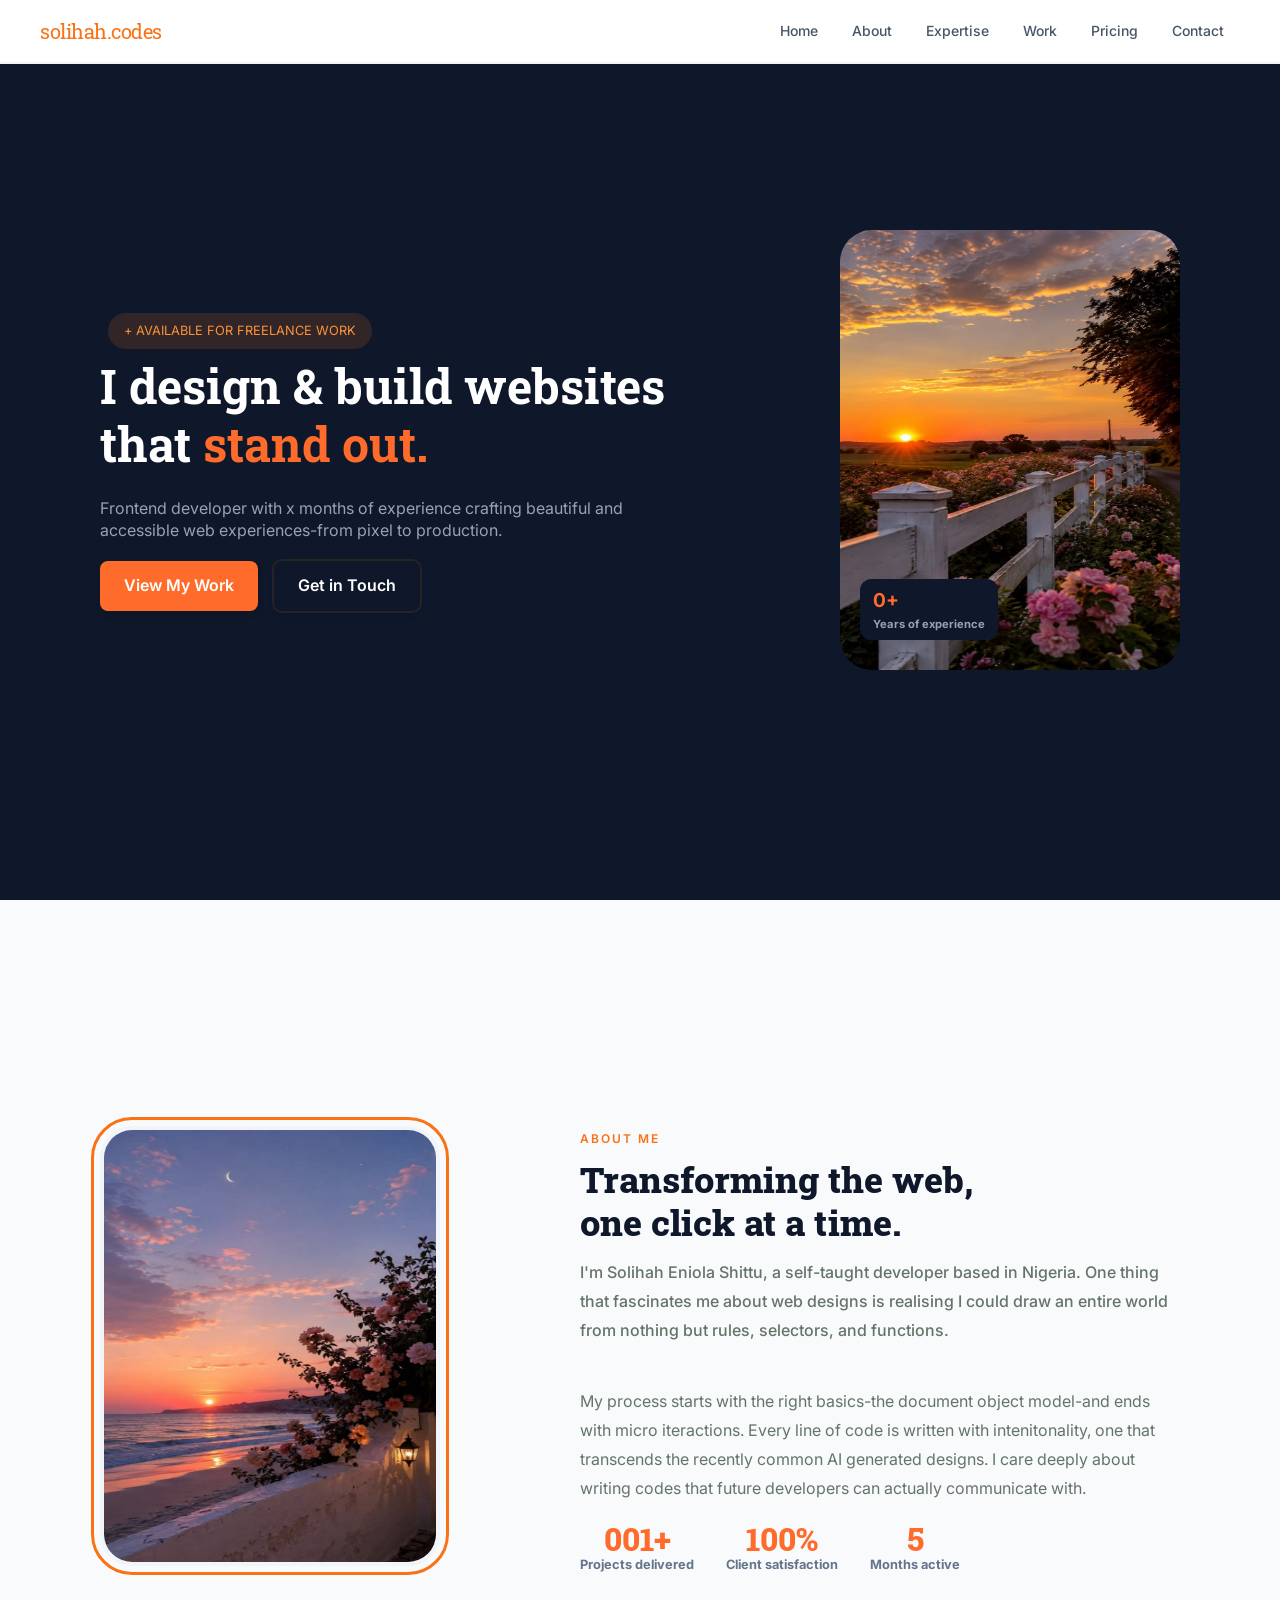
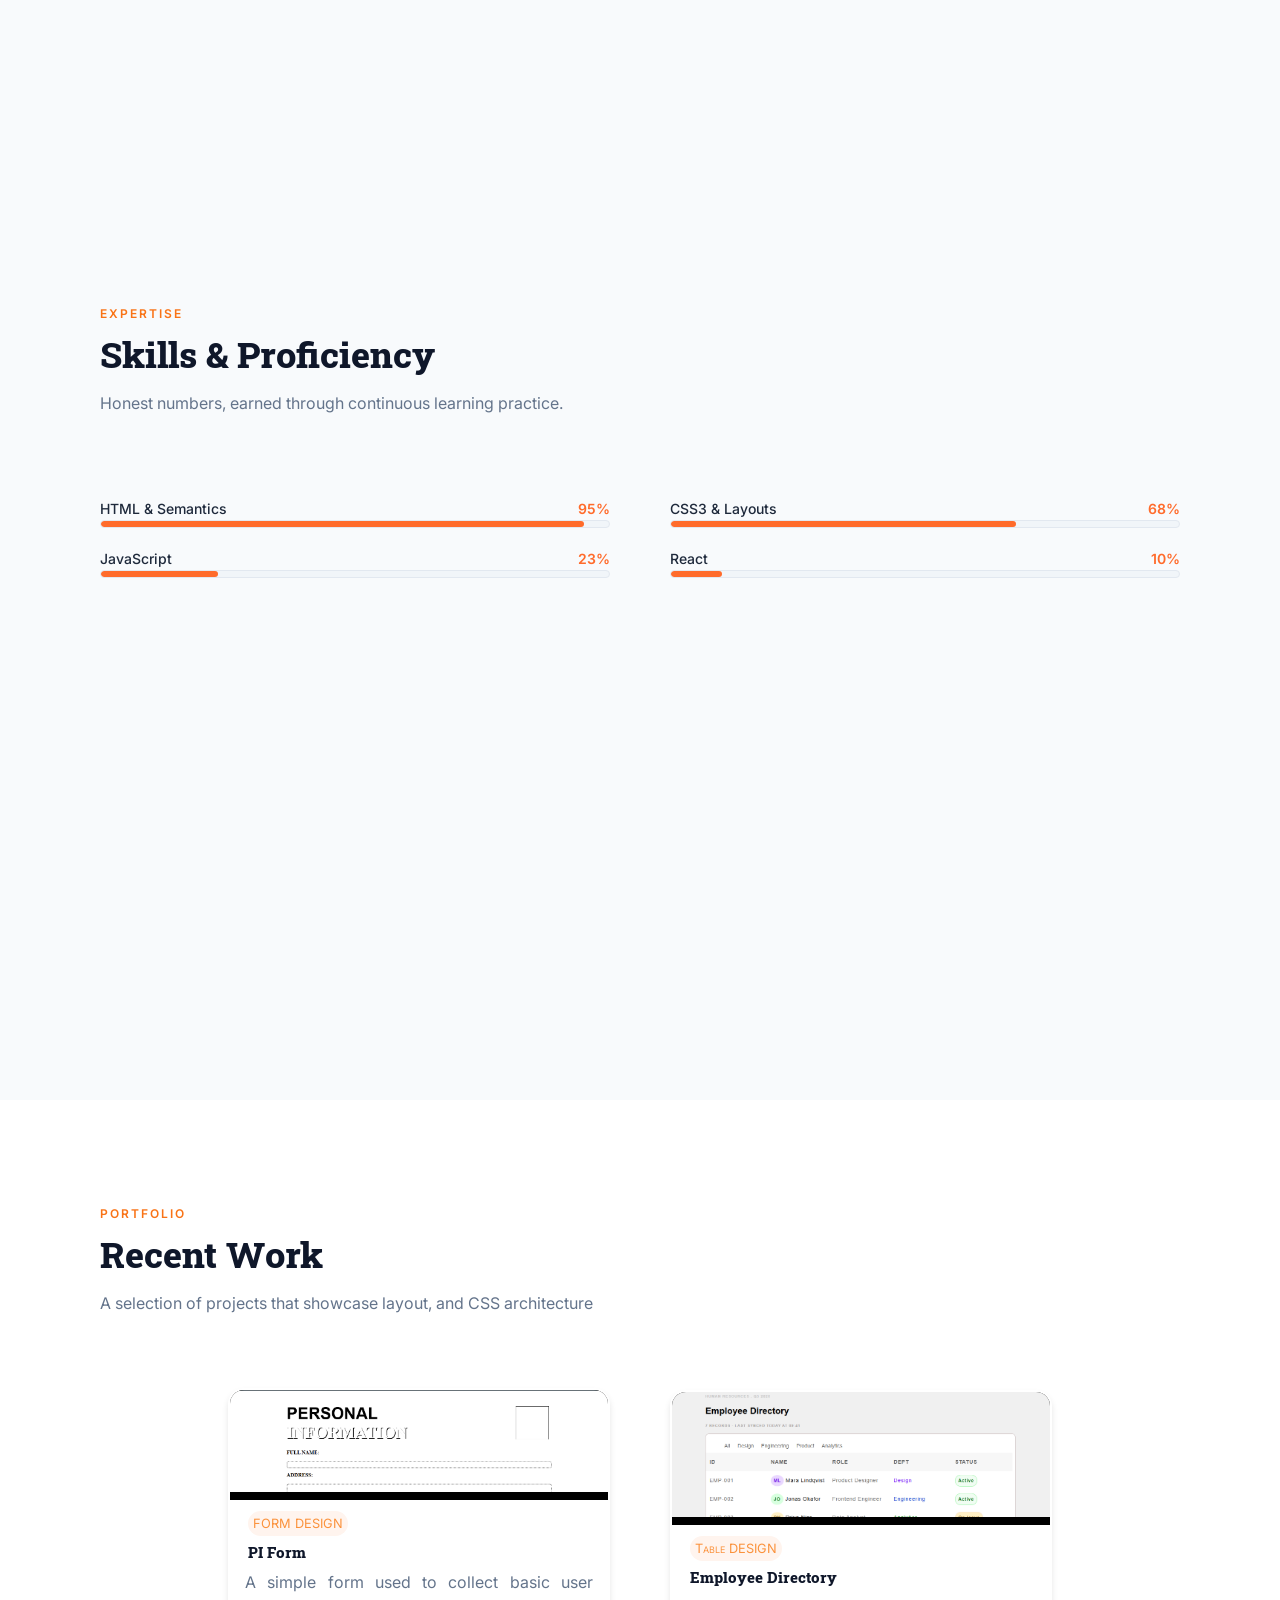
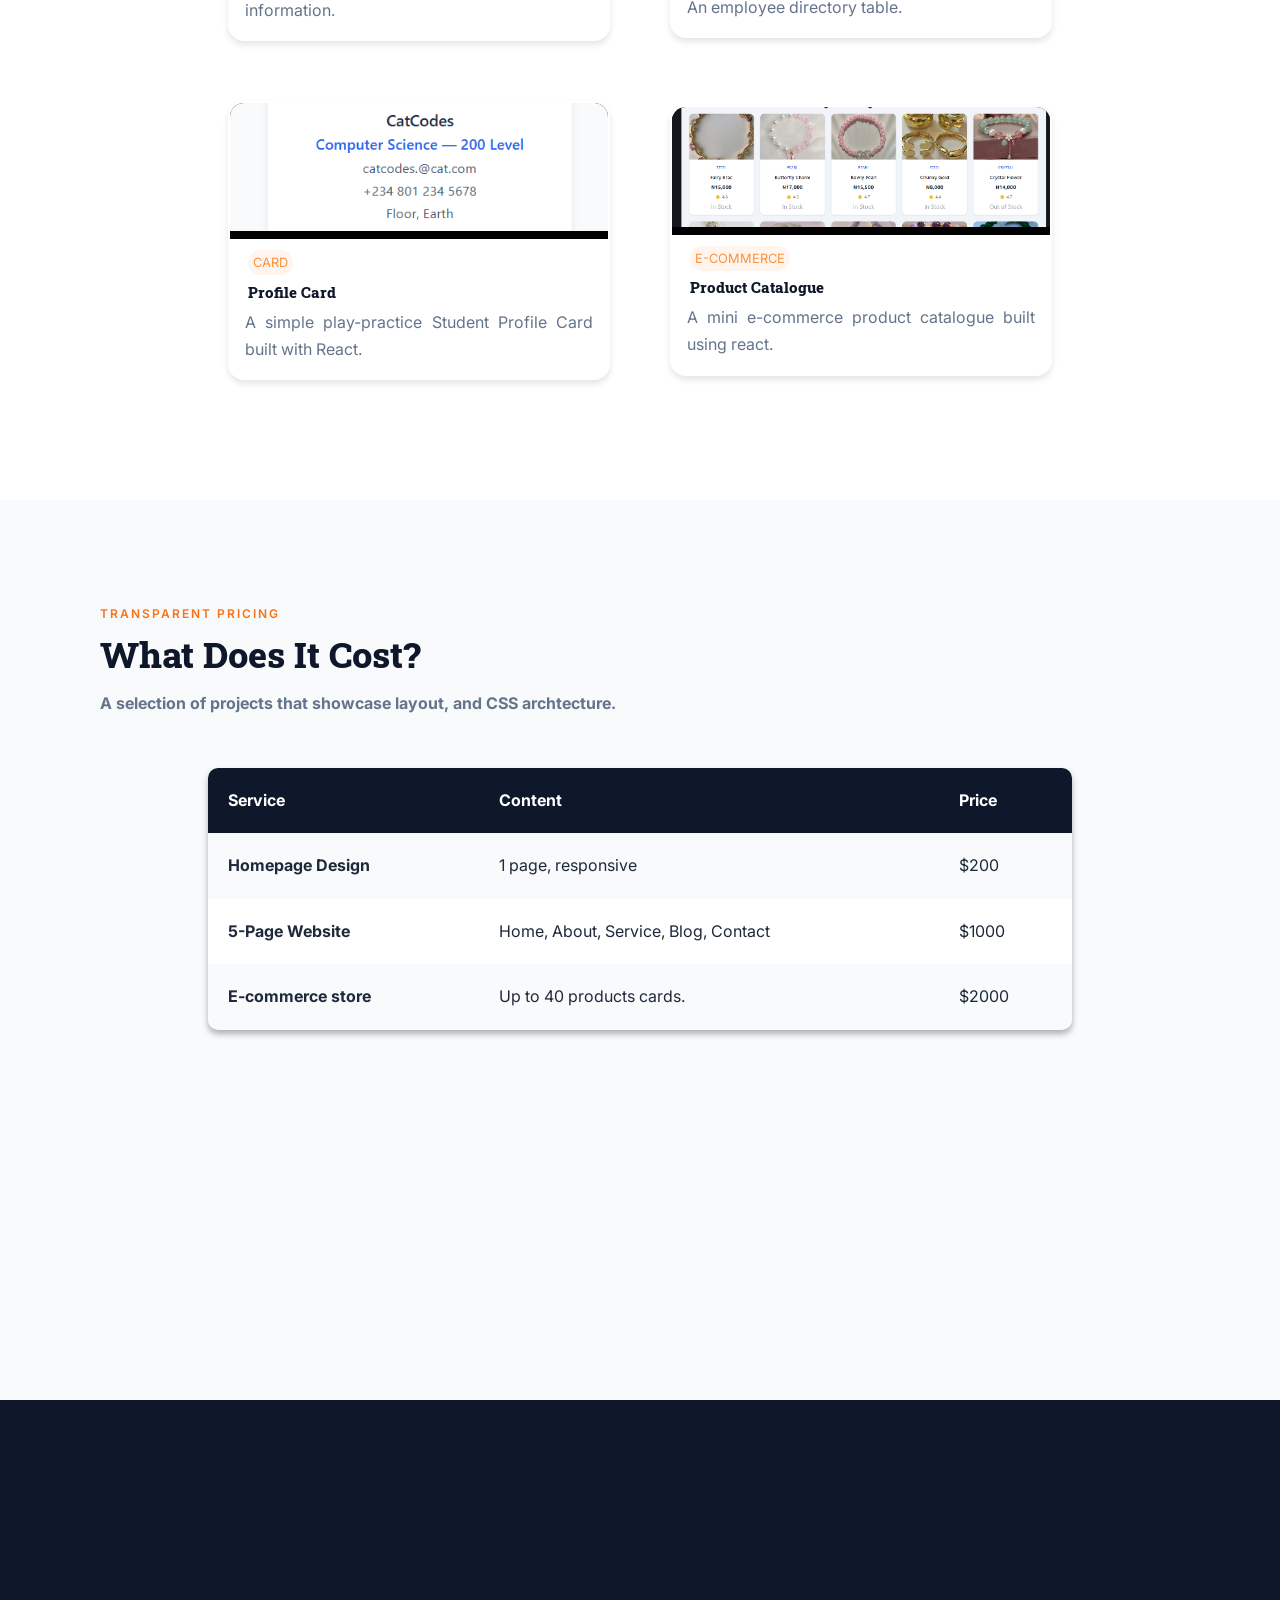
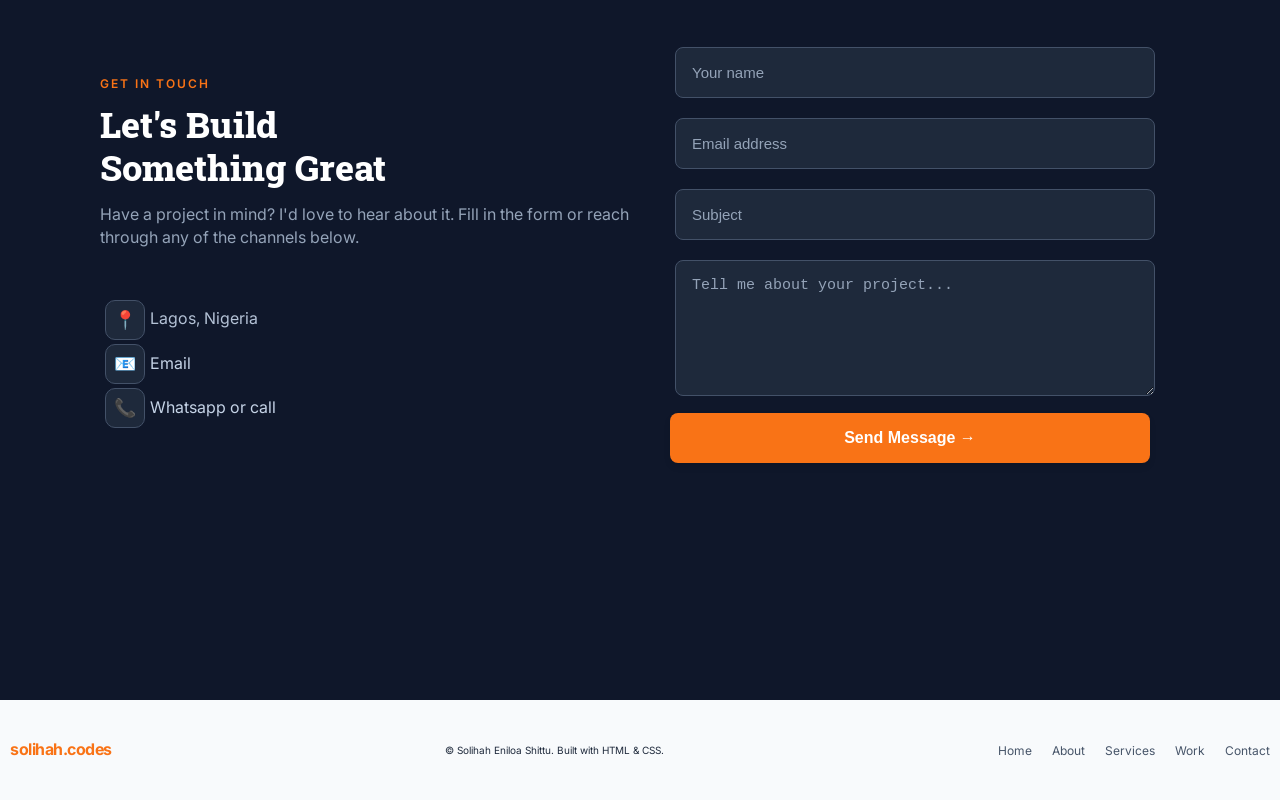
<file: index.html>
<!DOCTYPE html>
<html lang="en">
<head>
    <meta charset="UTF-8">
    <meta name="viewport" content="width=device-width, initial-scale=1.0">
    <link rel="stylesheet" href="styles.css"> 
    <title>solihah.codes</title>
</head>
<body>
    <nav>
        <div class="logo">
            solihah.codes
        </div>

       
        <ul class="nav-links">
        <li class="list1 active"><a href="#home">Home</a></li>
        <li  class="list1 active"><a href="#about">About</a></li>
        <li  class="list1 active"><a href="#expertise">Expertise</a></li>
        <li  class="list1 active"><a href="#work">Work</a></li>
        <li  class="list1 active"><a href="#pricing">Pricing</a></li>
        <li  class="list1 active"><a href="#contact">Contact</a></li>
        </ul>
       
    </nav>

    <main>

    <header id="home">

         <div class="header-top-text">
        <div class="header-highlight">
            + AVAILABLE FOR FREELANCE WORK
        </div>

             <h1>I design & build websites that <span class="stand-out">stand out.</span></h1>
            <p>Frontend developer with x months of experience crafting 
                beautiful and accessible web experiences-from pixel to production.</p>

               <div class="header-bottom-text">
                 <a href="#work" class="filled">View My Work</a>
                 <a href="#contact" class="outlined">Get in Touch </a>
               </div>
               </div>

               <div class="header-side-style">
                 <img class="header-image" src="images/sunset1.jpg" alt="SunsetSolihah">
                 <div class="image-top">
                    <h3 class="years-size">0+</h3>
                    <h4 class="years-text">Years of experience</h4>
                 </div>
               </div>
               
    </header>

    
    <section id="about">
        <div>
             <img class="about-image" src="images/sunset2.jpg" alt="sunsetSolihah">
        </div>

        <div class="about-side-style">
            <span class="section-label">ABOUT ME</span>
             <h2 class="section-title">Transforming the web, <br>
                 one click at a time.</h2>
            <p class="about-p">I'm Solihah Eniola Shittu, a self-taught developer based in Nigeria.
                 One thing that fascinates me about web designs is realising 
                 I could draw an entire world from nothing but rules, selectors, and functions.</p>
            </br>
                 <p>My process starts with the right basics-the document object model-and ends with micro iteractions.
                     Every line of code is written with intenitonality, 
                     one that transcends the recently common AI generated designs. 
                     I care deeply about writing codes that future developers can actually communicate with.</p>

        <div class="about-stats">
         <div class="about-pro">
             <h3 class="about stat">001+</h3>
             <h4 class="about text">Projects delivered</h4>
         </div>
         <div>
             <h3 class="about stat">100%</h3>
             <h4 class="about text">Client satisfaction</h4>
         </div>
         <div>
             <h3 class="about stat">5</h3>
             <h4 class="about text">Months active</h4>
         </div>
        </div>
        </div>
        
    </section>

    
    <section id="expertise">
        <div>
            <span class="section-label">EXPERTISE</span>
             <h2 class="section-title">Skills & Proficiency</h2>
            <p class="section-sub expertise">Honest numbers, earned through continuous learning practice.</p>

        <div class="expertise-skills">
               <div class="expertise-skill">
                <p>HTML & Semantics <span style="float: right; color: #ff6b2b; font-weight: 600;">95%</span></p>
                  <div style="width: 100%; height:  8px; background-color: #f1f5f9; border: 1px solid #e2e8f0; border-radius: 4px; overflow: hidden;">
                 <div style="width: 95%; height: 100%; background-color: #ff6b2b; border-radius: 4px;"></div>
                 </div>
               </div>
               <div class="expertise-skill">
                <p>CSS3 & Layouts <span style="float: right; color: #ff6b2b; font-weight: 600;">68%</span></p>
                  <div style="width: 100%; height:  8px; background-color: #f1f5f9; border: 1px solid #e2e8f0; border-radius: 4px; overflow: hidden;">
                 <div style="width: 68%; height: 100%; background-color: #ff6b2b; border-radius: 4px;"></div>
                 </div>
               </div>
               <div class="expertise-skill">
                <p>JavaScript <span style="float: right; color: #ff6b2b; font-weight: 600;">23%</span></p>
                  <div style="width: 100%; height:  8px; background-color: #f1f5f9; border: 1px solid #e2e8f0; border-radius: 4px; overflow: hidden;">
                 <div style="width: 23%; height: 100%; background-color: #ff6b2b; border-radius: 4px;"></div>
                 </div>
               </div>
               <div class="expertise-skill">
                <p>React <span style="float: right; color: #ff6b2b; font-weight: 600;">10%</span></p>
                 <div style="width: 100%; height:  8px; background-color: #f1f5f9; border: 1px solid #e2e8f0; border-radius: 4px; overflow: hidden;">
                 <div style="width: 10%; height: 100%; background-color: #ff6b2b; border-radius: 4px;"></div>
                 </div>
               </div>
            </div>
            </div>
    </section>

     <section id="work">
        <div>
            <span class="section-label">PORTFOLIO</span>
       
             <h2 class="section-title workdif">Recent Work</h2>
            <p class="section-sub subdif">A selection of projects that showcase layout, and CSS architecture</p>
             </div>

        <div class="portfolio-grid">
              <div class="portfolio-item"> 
                <div class="portimg-wrapper">
                <img class="portfolio-image" src="images/formm.png" alt="PI-form-Web">
                </div>
                <div class="portfolio-text">
                 <span>FORM DESIGN</span>
                 <h4>PI Form</h4>
                 <p>A simple form used to collect basic user information. </p>
                 </div>
              </div>
               
               <div class="portfolio-item"> 
                <div class="portimg-wrapper">
                <img class="portfolio-image" src="images/tablee.png"  alt="ED-Table">
                </div>
                <div class="portfolio-text">
                 <span>Table DESIGN</span>
                 <h4>Employee Directory</h4>
                 <p>An employee directory table.</p>
                 </div>
              </div>

                <div class="portfolio-item">
                <div class="portimg-wrapper">
                <img class="portfolio-image" src="images/react11.png"  alt="profile-card">
                </div>
                <div class="portfolio-text">
                 <span>CARD</span>
                 <h4>Profile Card</h4>
                 <p>A simple play-practice Student Profile Card built with React.</p>
                 </div>
               </div>

                <div class="portfolio-item">
                <div class="portimg-wrapper">
                <img class="portfolio-image" src="images/react22.png"  alt="e-commerce-catalogue">
                </div>
                <div class="portfolio-text">
                 <span>E-COMMERCE</span>
                 <h4>Product Catalogue</h4>
                 <p>A mini e-commerce product catalogue built using react.</p>
                 </div>
               </div>
            </div>
    </section>

    <section id="pricing">
        <div class="section-label">
            TRANSPARENT PRICING
        </div>
        <div>
             <h2 class="section-title">What Does It Cost?<h2>
            <p class="section-sub">A selection of projects that showcase layout, and CSS archtecture.</p>
             </div>

              <table>
                <tr>
                <th>Service</th>
                <th>Content</th>
                <th>Price</th>
                </tr>

                <tr>
                <th>Homepage Design</th>
                <td>1 page, responsive</td>
                <td>$200</td>
                </tr>

                <tr>
                <th>5-Page Website</th>
                <td>Home, About, Service, Blog, Contact</td>
                <td>$1000</td>
                </tr>

                <tr>
                <th>E-commerce store</th>
                <td>Up to 40 products cards.</td>
                <td>$2000</td>
                </tr>
                </table>

             </section>
    
    <section id="contact">
        <div>
        <span class="section-label">
            GET IN TOUCH
        </span>
            <h2 class="section-title">Let's Build <br> Something Great</h2>
            <p class="section-sub">Have a project in mind? I'd love to hear about it. Fill in the form or
                reach through any of the channels below.
            </p>

            <ul class="contactlist">
                <li class="c-li"><span class="icon">&#128205;</span>Lagos, Nigeria</li>
                <li class="c-li"><a href="mailto:simplysolihah@gmail.com"><span class="icon">&#128231;</span>Email</a></li>
                <li class="c-li"><a href="tel:08024078922"><span class="icon" >&#128222;</span>Whatsapp or call</a></li>
            </ul>
            </div>

            <div class="form-overall">
            <form action="https://api.web3forms.com/submit" method="POST">
                 <input type="hidden" name="access_key" value="8122ec8d-3587-4d31-9c54-6b767057c735">

                <div class="form-inp">
                <input name="name" type="text" placeholder="Your name">
                </div>
                <div class="form-inp">
                <input name="email" type="email" placeholder="Email address">
                </div>
                <div class="form-inp">
                <input name="subject" type="text" placeholder="Subject">
                </div>
                <div class="form-inp">
                <textarea name="message" placeholder="Tell me about your project..." rows="6" required></textarea>
                </div>

                <button type="submit" class="form-sub">
                    Send Message &rarr;
                </button>
            </form>
        </div>
            
    </section>

    </main>


    <footer>

        <div>
        <h4>solihah.codes</h4>
        </div>

        <div>
        <p>&copy; Solihah Eniloa Shittu. Built with HTML & CSS. </p>
        </div>

    <div>
        <ul>
        <li><a href="#home">Home</a></li>
        <li><a href="#about">About</a></li>
        <li><a href="#expertise">Services</a></li>
        <li><a href="#work">Work</a></li>
        <li><a href="#contact">Contact</a></li>
        </ul>
    </div>

    </footer>
</body>
</html>
</file>
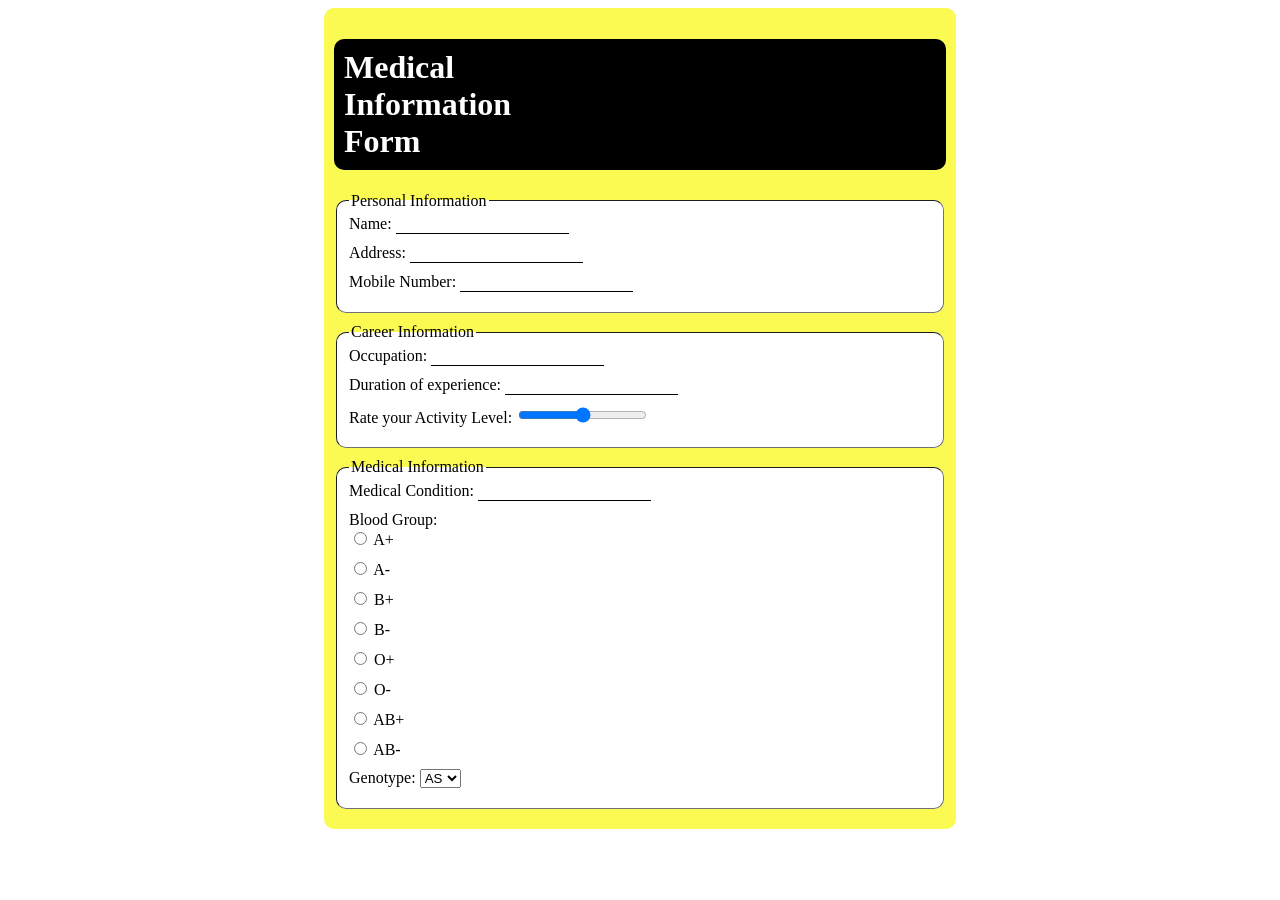
<file: form2.html>
<!DOCTYPE html>
<html lang="en">
<head>
    <meta charset="UTF-8">
    <title>Practice Form 2</title>
    <style>

        h1 {
            background-color: black;
            color: white;
            padding: 10px;
            border-radius: 10px;
            font-family: 'Times New Roman', Times, serif;


        }

        form {
            margin: 0 auto; 
            background-color:#fafa53;
            padding: 10px;
            width:50%;
            height:90%;
            border-radius: 10px;
            box-sizing: border-box;
        }

        div {
            margin-bottom: 10px;
            color: black;
        
        }

        fieldset {
            border-radius: 10px;
            background-color: #ffffff;
            margin-bottom:10px;
            border: 0.5px inset rgb(114, 112, 112)
        }

        .bottom {
            border: none;
            border-bottom: 0.5px solid black;
        }

        </style>
</head>
<body>
  <form>
    <h1>Medical <br>
        Information <br>
         Form</h1>

    <fieldset>
        <legend>Personal Information </legend>
        <div>
        <label for="name">Name:</label>
        <input id="name" name="name" type="text" class="bottom">
        </div>

        <div>
        <label for="address" placeholder="Enter your address">Address:</label>
        <input id="address" name="address" type="text" class="bottom">
        </div>

        <div>
        <label for="tel">Mobile Number:</label>
        <input id="tel" name="tel" type="text" class="bottom" pattern="030-1234-5678">
        </div>
    </fieldset>

    <fieldset>             
        <legend>Career Information </legend>

        <div>
        <label for="occupation">Occupation:</label>
        <input id="occupation" name="occupation" type="text" class="bottom">
        </div>

        <div>
        <label for="experience">Duration of experience:</label>
        <input id="experience"  name="experience" type="text" class="bottom">
        </div>

        <div>
        <label for="range">Rate your Activity  Level:</label>
        <input id="range" name="range" type="range" value="5" min="0" max="10">
        </div>
    </fieldset>

    <fieldset>
        <legend>Medical Information </legend>

        <div>
        <label for="medical">Medical Condition:</label>
        <input id="medical" name="medical" type="text" class="bottom"s>
        </div>
        
        <label for="blood type">Blood Group:</label>

        <div>
        <input id="apos" name="blood type" type="radio">
        <label for="apos">A+</label>
        </div>

        <div>
        <input id="aneg" name="blood type" type="radio">
        <label for="aneg">A-</label>
        </div>

        <div>
        <input id="bpos" name="blood type" type="radio">
        <label for="bpos">B+</label>
        </div>

        <div>
        <input id="bneg" name="blood type" type="radio">
        <label for="bneg">B-</label>
        </div>

        <div>
        <input id="opos" name="blood type" type="radio">
        <label for="opos">O+</label>
        </div>

        <div>
        <input id="oneg" name="blood type" type="radio">
        <label for="oneg">O-</label> 
        </div>

        <div>
        <input id="abpos" name="blood type" type="radio">
        <label for="abpos">AB+</label>
        </div>

        <div>
        <input id="abneg" name="blood type" type="radio">
        <label for="abneg">AB-</label>
        </div>

        <div>
        <label for="tel">Genotype:</label>
        <select id="genotype" name="genotype"> 
            <option value="AA">AA</option>
            <option value="SS">SS</option>
            <option value="AS" selected>AS</option>
            <option value="AC">AC</option>
        </select>
        </div>
    </fieldset>

  </form>
</body>
</html>
</file>
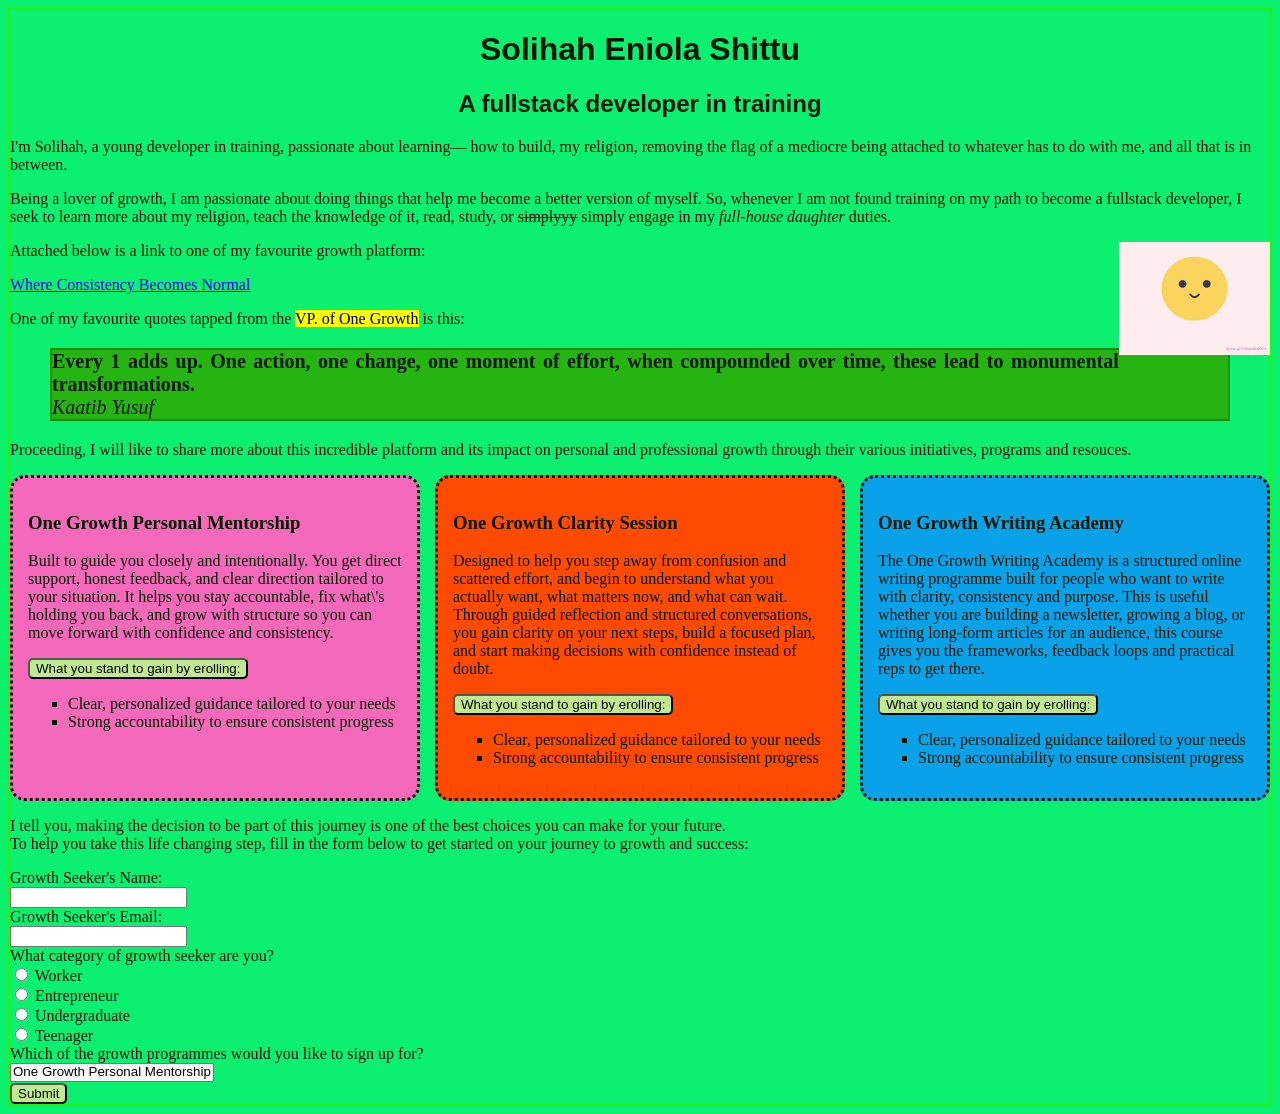
<file: index1.html>
<!DOCTYPE html>
<html lang="en-BR">
<head>
<title> Frontend practice 1</title>
<link rel="icon" href="./Images/one_growth.jpg" type="image/x-icon">
<meta charset="UTF-8"  name="viewport" content="width=device-width, initial-scale=1.0">
<style>
    
body{
    border: 2px solid rgb(36, 245, 8);
    color: rgb(3, 24, 3);
    background-color: rgb(12, 240, 114);
       
}

h1 {
    font-family: 'Lucida Sans', 'Lucida Sans Regular', 'Lucida Grande', 'Lucida Sans Unicode', Geneva, Verdana, sans-serif;
    text-align:center;
}
blockquote{
    font-size: 20px;
    text-align: justify;
    border: 2px solid rgb(28, 139, 14);
    background-color: rgb(38, 180, 19);
    background-size: cover;
}

p #form {
    font-size: 1.5vw;
    text-align: justify;
   background-size: cover;
}

a link{
    color:cream;
}
a visited{
    color:brown;
}
a hover{
    color:black;
}
a active{
    color:yellow;
}

h2{
    font-family: 'Lucida Sans', 'Lucida Sans Regular', 'Lucida Grande', 'Lucida Sans Unicode', Geneva, Verdana, sans-serif; 
    text-align: center;

}

div.overall{
    display: grid;
    grid-template-columns: 1fr 1fr 1fr;
    gap: 15px;
   
}
 .card {

    padding: 15px; 
    border-style: dotted;
    border-radius: 15px

}

.button {
    border-radius: 5px;
    background-color: rgb(191, 235, 142);
    cursor: pointer;
}

.button:hover{
    background-color: brown;
}

.list {
    list-style-type: square;
}
 </style>
 </head>

<body>

<h1>Solihah Eniola Shittu</h1>
<h2>A fullstack developer in training</h2>

<p>
 I'm Solihah, a young developer in training, passionate about learning— how to build, my religion,
  removing the flag of a mediocre being attached to whatever has to do with me, and all that is in between. 
 </p>

<p>
 Being a lover of growth, I am passionate about doing things that help me become a better version of myself. 
 So, whenever I am not found training on my path to become a fullstack developer, I seek to learn more about my religion,
  teach the knowledge of it, read, study, or <del>simplyyy</del> simply  engage in my <i>full-house daughter</i> duties.  
 </p>

<p>
    <img src="[data-uri]"
    alt="smiles" style="width:12%; height:12%; float: right;">
    Attached below is a link to one of my favourite growth platform: </p>


<a href="https://www.one-growth.com/programs" target="_top">
   Where
Consistency
Becomes Normal
</a><br>

<p>One of my favourite quotes tapped from the <mark> VP. of One Growth</mark> is this: 

<blockquote>
   <b> Every 1 adds up. One action, one change, one moment of effort, 
    when compounded over time, these lead to monumental transformations.</b>
    
  <br>  <cite>
         Kaatib Yusuf
    </cite>
</blockquote>

<p>Proceeding, I will like to share more about this incredible platform 
    and its impact on personal and professional growth through their various initiatives, programs and resouces.
</p>

<div class="overall"> 

    <div class= 'card' style="background-color: rgb(245, 105, 187); "> 
      <h3>One Growth Personal Mentorship</h3>
    <p> Built to guide you closely and intentionally. You get direct support, honest feedback, 
    and clear direction tailored to your situation. 
     It helps you stay accountable, fix what\'s holding you back, 
     and grow with structure so you can move forward with confidence and consistency.</p>

     <button  type="button" class="button"> What you stand to gain by erolling:</button>

     <ul class="list">
        <li>Clear, personalized guidance tailored to your needs</li>
        <li>Strong accountability to ensure consistent progress</li>
     </ul>

    </div>

    <div class= 'card' style="background-color: rgb(255, 74, 2);"> 
      <h3>One Growth Clarity Session</h3>
      <p>Designed to help you step away from confusion and scattered effort, 
    and begin to understand what you actually want, what matters now, and what can wait. 
    Through guided reflection and structured conversations, 
    you gain clarity on your next steps, build a focused plan, and start making decisions with confidence
     instead of doubt.</p>

     <button  type="button" class="button"> What you stand to gain by erolling:</button>

     <ul class="list">
        <li>Clear, personalized guidance tailored to your needs</li>
        <li>Strong accountability to ensure consistent progress</li>
     </ul>

    </div>

    <div class= 'card' style="background-color: rgb(9, 161, 231);"> 
    <h3>One Growth Writing Academy</h3>
    <p>The One Growth Writing Academy is a structured online writing programme built for people who want to write with clarity, consistency and purpose. 
        This is useful whether you are building a newsletter, growing a blog, or writing long-form articles for an audience,
         this course gives you the frameworks, feedback loops and practical reps to get there.</p>

     <button  type="button" class="button"> What you stand to gain by erolling:</button>

     <ul class="list">
        <li>Clear, personalized guidance tailored to your needs</li>
        <li>Strong accountability to ensure consistent progress</li>
     </ul>

    </div>
    
    </div>

    <p>I tell you, making the decision to be part of this journey 
        is one of the best choices you can make for your future. <br> 
        To help you take this life changing step, fill in the form below
         to get started on your journey to growth and success:
    </p>

    <form id="form" action="https://www.one-growth.com/programs" method="post">
        <label for="gsname"> Growth Seeker's Name: </label><br>
        <input id="gsname" type="text" name="gsname" ><br>
        <label for="gsemail"> Growth Seeker's Email: </label><br>
        <input id="gsemail" type="email" name="gsemail" ><br>
        <label for="gsoccupation"> What category of growth seeker are you? </label><br>
        <input id="gsoccupation" type="radio" name ="gsoccupation" value="Worker"> Worker <br>
        <input id="gsoccupation" type="radio" name ="gsoccupation" value="Entrepreneur"> Entrepreneur <br>
        <input id="gsoccupation" type="radio" name ="gsoccupation" value="Undergraduate"> Undergraduate <br>
        <input id="gsoccupation" type="radio" name ="gsoccupation" value="Teenager"> Teenager <br>
        <label for="gsoccupation"> Which of the growth programmes would you like to sign up for? </label><br>
        <select id="gsoccupation" name="gsoccupation" size="1" multiple><br>
            <option value="One Growth Personal Mentorship"> One Growth Personal Mentorship</option><br>
            <option value="One Growth Clarity Session"> One Growth Clarity Session</option><br>
            <option value="One Growth Writing Academy"> One Growth Writing Academy</option><br>
        </select><br>
        <input type="submit" value="Submit" class="button">
    </form>
</body>
</html>
</file>
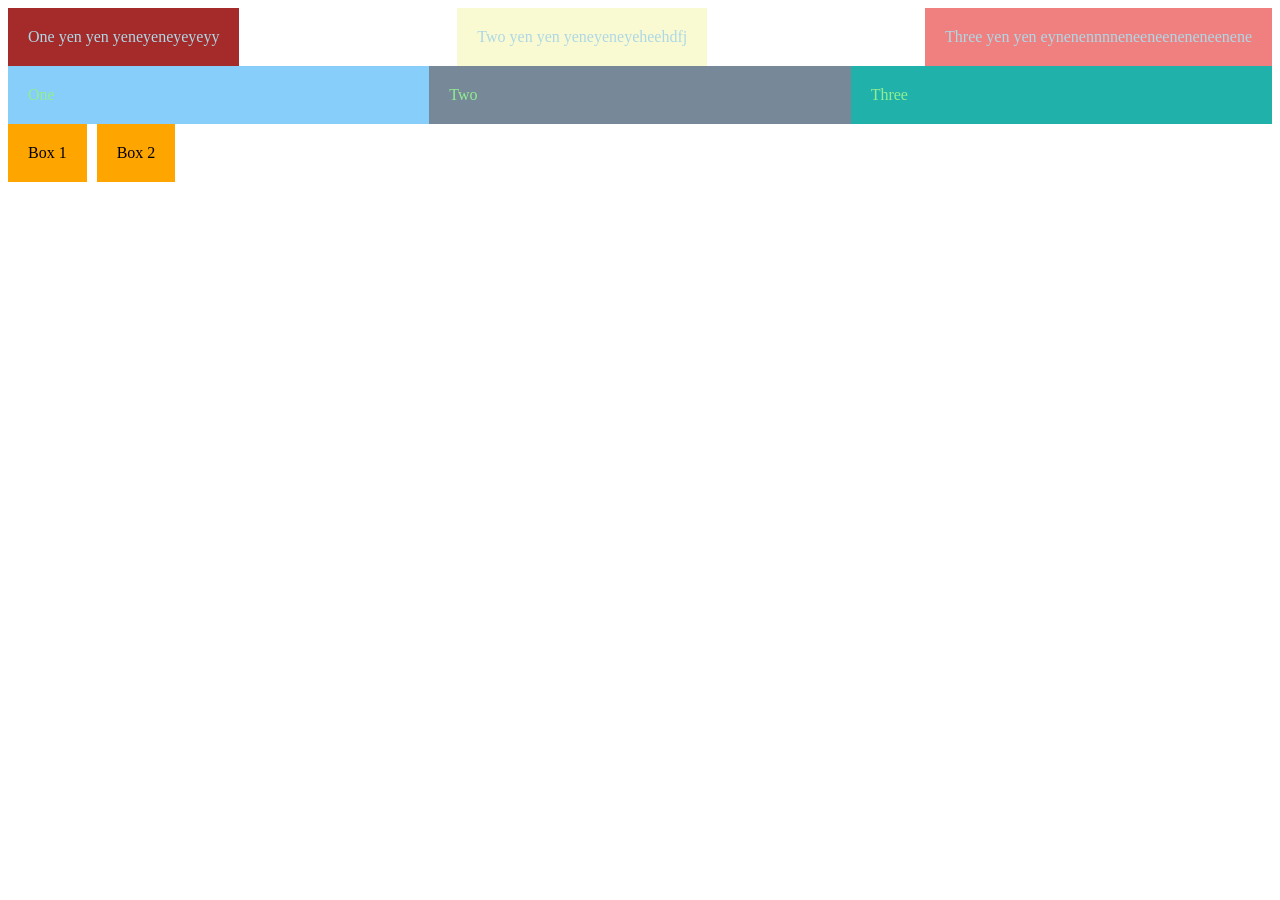
<file: questionprac.html>
<!DOCTYPE html>
<html>
    <head lang="BR-en">
      <meta charset="utf-8">

      <style>
        .container {
  display: flex;
  flex-direction: row;
  justify-content: space-between;
  align-items: center;
}

.box {
  color: lightblue;
  padding: 20px;
   gap: 20px;
}

.grid-container {
  display: grid;
  grid-template-columns: 1fr 1fr 1fr;  
}

.item {
  color: lightgreen;
  padding: 20px;
}

.row {
  display: flex;
  gap: 10px;
}

.Box {
  background: orange;
  padding: 20px;
}

      </style>
    </head>

    <body>

<div>
<div class="container">
  <div class="box" style="background-color: brown;">One yen yen yeneyeneyeyeyy</div>
  <div class="box" style="background-color: lightgoldenrodyellow; ">Two yen yen yeneyeneyeheehdfj</div>
  <div class="box" style="background-color: lightcoral ;">Three yen yen eynenennnneneeneeneneneenene</div>
</div>

<div class="grid-container" style="background-color:lightseagreen;">
  <div class="item" style="background-color:lightskyblue;">One</div>
  <div class="item" style="background-color:lightslategray;">Two</div>
  <div class="item">Three</div>
</div>

<div class="row">
  <div class="Box">Box 1</div>
  <div class="Box">Box 2</div>
</div>
</div>

    </body>
</html>
</file>
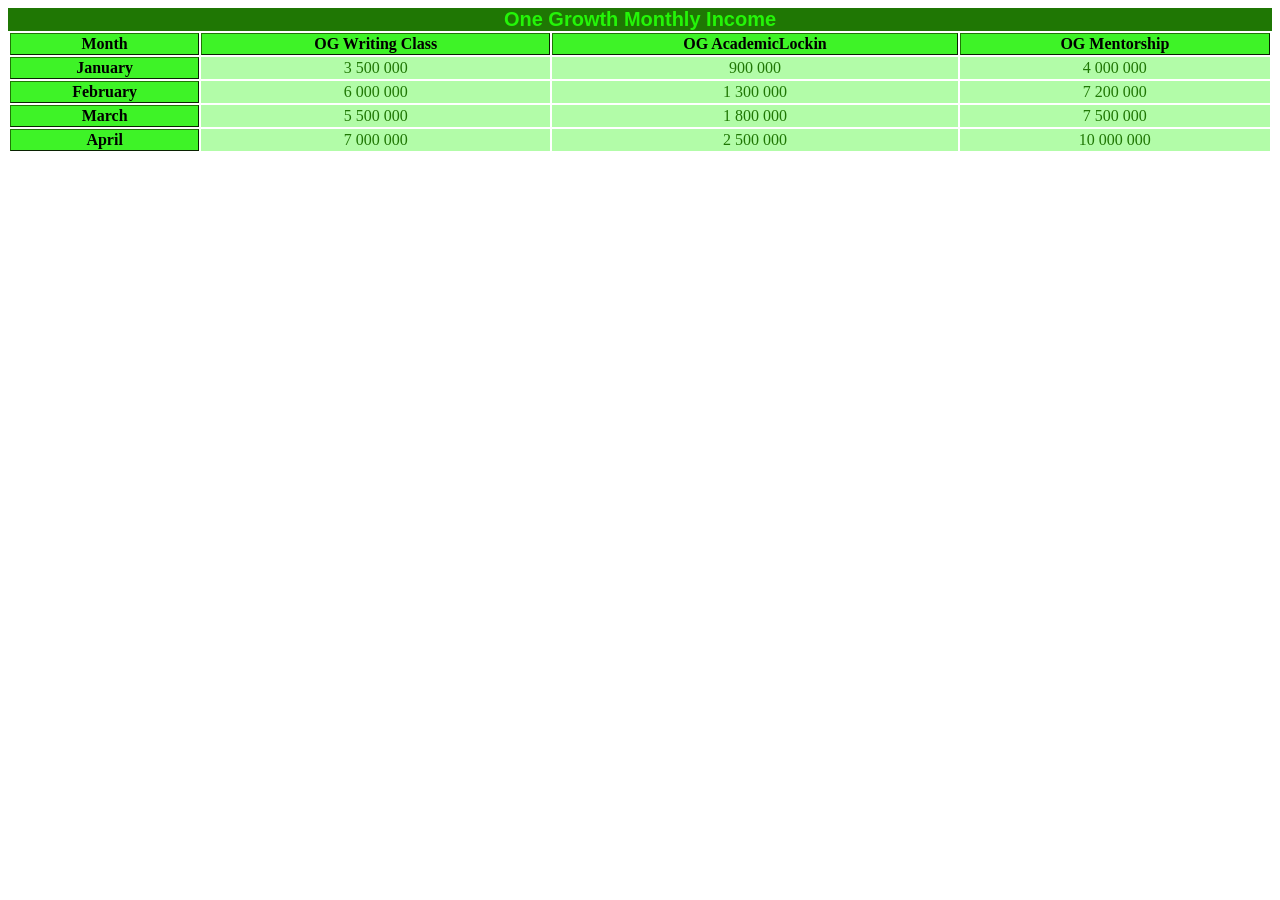
<file: tables.html>
<!DOCTYPE html>
<html lang="en">
<head>
    <meta charset="UTF-8">
    <meta name="viewport" content="width=device-width, initial-scale=1.0">
    <title>Practice 2</title>
    <style>
       th, td {
            border: 1px solid #1f7704;
            border-collapse: collapse;
            border-style: outset;
            text-align: center;
        }
        th:first-child, tr:first-child {
            background-color: rgb(62, 243, 39);
            
        }
        td {
            background-color:  rgb(178, 252, 168);
            color:#1f7704 ;
            border-style: inset;
            border: 2px;s
        }
        caption {
            font-size: 20px;
            font-weight: bold;
            margin-bottom: none;
            font-family: Arial, sans-serif;
            color:rgb(36, 245, 8);;
            background-color: #1f7704;
        }
    </style>
</head>
<body>
<table style="width:100%">
  <caption>One Growth Monthly Income</caption>
  <tr style="height:20px">
     <th> Month</th>
    <th>OG Writing Class</th>
    <th>OG AcademicLockin</th>
    <th>OG Mentorship</th>
  </tr>
  <tr>
    <th>January</th>
    <td>3 500 000</td>
    <td>900 000</td>
    <td>4 000 000</td>
  </tr>
  <tr>
    <th>February</th>
    <td>6 000 000</td>
    <td>1 300 000</td>
    <td>7 200 000</td>
  </tr>
  <tr>
    <th>March</th>
    <td>5 500 000</td>
    <td>1 800 000</td>
    <td>7 500 000</td>
  </tr>
  <tr>
    <th>April</th>
    <td>7 000 000</td>
    <td>2 500 000</td>
    <td>10 000 000</td>
  </tr>
</table>


</body>
</html>
</file>
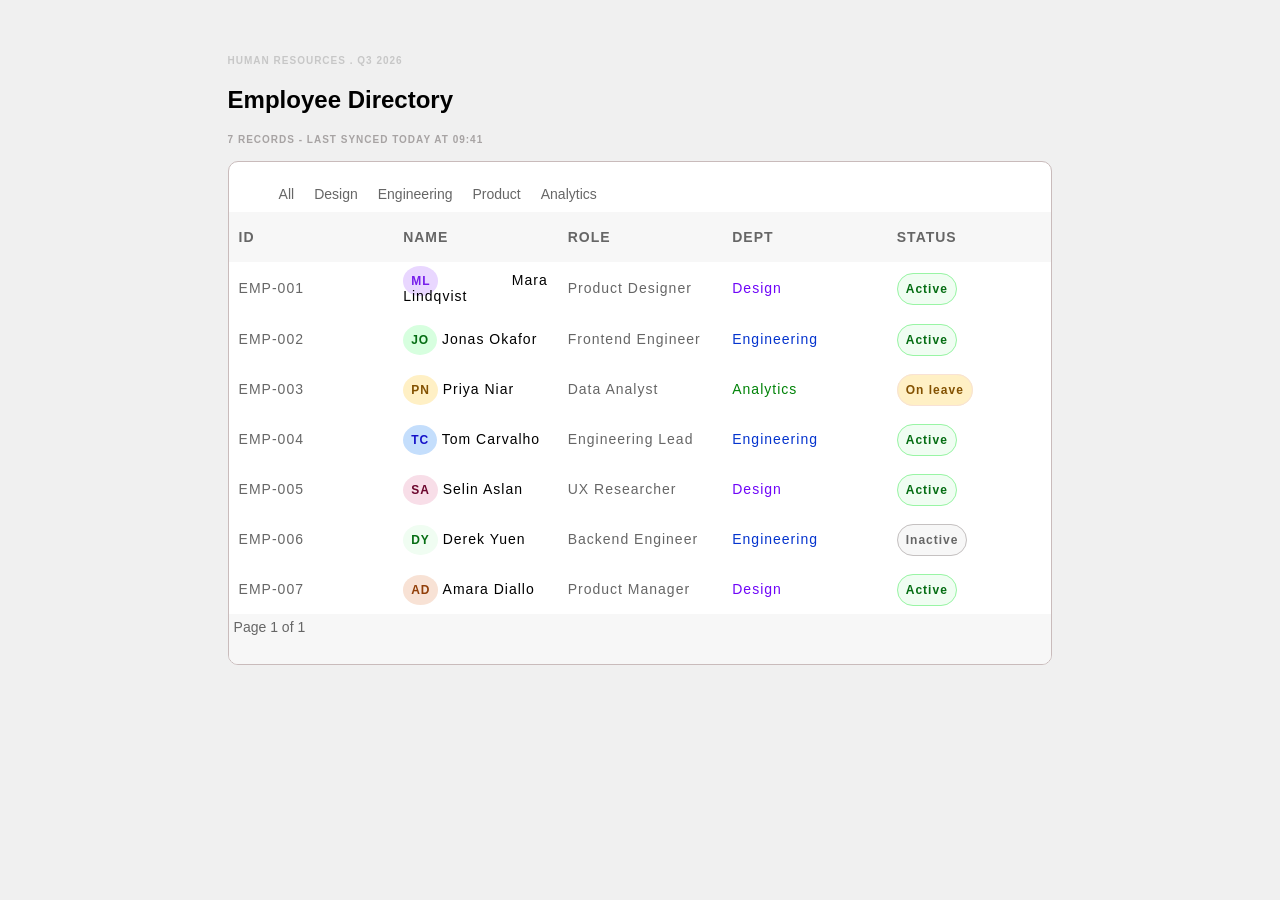
<file: tables2.html>
<!DOCTYPE html>
<html lang="en">
<head>
    <meta charset="UTF-8">
    <meta name="viewport" content="width=device-width, initial-scale=1.0">
    <title>Second Practice Table</title>
    <style>

        * {
            box-sizing: border-box;
        }

        body {
            background-color: #f0f0f0;
             font-family: 'Inter Tight', sans-serif;
        }

        .overall {
            max-width: 70%;
            padding: 30px;
            margin: 0 auto;
        }

         .tablecon  {
            
            border: 1px solid #c9bbbb;
            border-radius: 10px;
            background-color: #ffffff;
            margin-top: 10px;
            overflow: hidden;
         }

         table {
            max-width: 100%;
            height: 100%;
            table-layout: fixed;
            border-collapse: collapse;
              overflow-x: scroll;


         }
         
         span {
              border-radius: 50%; 
              border: 1px solid #070707;
              padding: 8px;
              font-weight: bold;
              font-size: 12px;
        }

        #a {
            color: #771eeb;
            background-color: #e9d7ff;
            border: none;
        }

        #b {
            color: #056d13;
            background-color: #d7ffdf;
            border: none;
        }

        #c {
            color: #835101;
            background-color: #fff0c5;
            border: none;
        }

        #d {
            color: #1511c9;
            background-color: #c4defc;
            border: none;
        }

        #e {
            color: #6b052c;
            background-color: #f8dee8;
            border: none;
        }

        #f {
            color: #056d13;
            background-color: #f0fdf2;
            border: none;
        }

        #g {
            color: #913e08;
            background-color: #f8e2d5;
            border: none;
        }

        .ac {
            color: #056d13;
            background-color: #f0fdf2;
            border: 1px solid #99f5a5;
            border-radius: 20px;
        }

        .on {
            color: #835101;
            background-color: #fff0c5;
            border: 1px solid #f8e2d5;
            border-radius: 20px;
        }

        .in {
            color: #666666;
            background-color:  #f7f7f7;
            border: 1px solid  #c5c1c1;
            border-radius: 20px;
        }

         .dept1 {
            color: #6f06f8;
        }

        .dept2 {
            color: #0534ce;
        }

        .dept3 {
            color: #018308;
        }

        .dept4 {
            color: #1511c9;
        }

        .dept5 {
            color: #6b052c;
        }

        .dept6 {
            color: #056d13;
        }

        .dept7 {
            color: #913e08;
        }

        th, td {
            padding: 10px;
            text-align: justify;
            vertical-align: middle;
            width: 20%;
            word-wrap: break-word;
            font-size: 14px;
            letter-spacing: 1px;
          
        }

        td, th, caption {
            height: 50px;
        }

        tr:hover {
            background-color: #f7f7f7;
        }

        .thead {
            color: #666666;
            background-color: #f7f7f7;
        }

        td:nth-child(odd) {
             color:  #666666;
        }

        .number {
            caption-side:bottom;
            text-align:left;
            vertical-align: middle;
            padding: 10px;
             background-color: #f7f7f7;
        }

        .page {
            font-size: 14px;
            color: #666666;
            padding: 5px;
        }

        .category {
            caption-side:top;
            text-align:left;
            margin: 0;
            padding: 0;
            
        }
        
        li {
            float: left;
            margin: 10px;

        }

        h5 {
            font-size: 10px;
            letter-spacing: 1px;
        }

        
        </style>
</head>
<body>

    <div class="overall">

        <h5 style = "color: #c7c7c7; text-transform: uppercase;">human resources . q3 2026</h5>
        <h2>Employee Directory</h2>
         <h5 style = "color: #a7a3a3; text-transform: uppercase;">7 records - last synced today at 09:41</h5>


        <div class="tablecon">
        <table>
        <caption class="page category">
            <ul>
                <li style="list-style-type: none;">All</li>
                <li style="list-style-type: none;">Design</li>
                <li style="list-style-type: none;">Engineering</li>
                <li style="list-style-type: none;">Product</li>
                <li style="list-style-type: none;">Analytics</li>
             </ul>
            </caption>

          <caption class="page number">
            Page 1 of 1
          </caption>

        <tr class="thead">
            <th>ID</th>
            <th>NAME</th>
            <th>ROLE</th>
            <th>DEPT</th>
            <th>STATUS</th>
        </tr>

        <tr>
            <td>EMP-001</td>
            <td><span id="a">ML</span> Mara Lindqvist</td>
            <td>Product Designer</td>
            <td class="dept1">Design</td>
            <td> <span class="ac">Active</span></td>
        </tr>

         <tr>
            <td>EMP-002</td>
            <td><span id="b">JO</span> Jonas Okafor</td>
            <td>Frontend Engineer</td>
            <td class="dept2">Engineering</td>
            <td> <span class="ac">Active</span></td>
        </tr>

         <tr>
            <td>EMP-003</td>
            <td><span id="c">PN</span> Priya Niar</td>
            <td>Data Analyst</td>
            <td class="dept3">Analytics</td>
            <td> <span class="on">On leave</span></td>
        </tr>

         <tr>
            <td>EMP-004</td>
            <td><span id="d">TC</span> Tom Carvalho</td>
            <td>Engineering Lead</td>
            <td class="dept2">Engineering</td>
            <td> <span class="ac">Active</span></td>
        </tr>

         <tr>
            <td>EMP-005</td>
            <td><span id="e">SA</span> Selin Aslan</td>
            <td>UX Researcher</td>
            <td class="dept1">Design</td>
            <td> <span class="ac">Active</span></td>
        </tr>

         <tr>
            <td>EMP-006</td>
            <td><span id="f">DY</span> Derek Yuen</td>
            <td>Backend Engineer</td>
            <td class="dept2">Engineering</td>
            <td> <span class="in">Inactive</span></td>
        </tr>

        <tr>
            <td>EMP-007</td>
            <td><span id="g">AD</span> Amara Diallo</td>
            <td>Product Manager</td>
            <td class="dept1">Design</td>
            <td> <span class="ac">Active</span></td>
        </tr>
    </table>
    </div>
        </div>

</body>
</html>
</file>
<file: styles.css>
@import url('https://fonts.googleapis.com/css2?family=Roboto+Slab:wght@700;800&family=Inter:wght@400;500;600&display=swap');

* {
    box-sizing: border-box;
    margin: 0;
    padding: 0;
}

html {
    scroll-behavior: smooth;
}

body {
    font-family: 'Inter', sans-serif;
    font-size: 16px;
    line-height: 1.6;
    color: #1e293b;
    background-color: #f8fafc;
}

nav{
    width: 100%;
    height: 64px;
    justify-content: space-between;
    align-items: center;
    display: flex;
    padding: 0 40px;
    position:fixed;
    z-index: 1;
    background-color: #ffffff;
    border-bottom: 2px solid #f1f5f9;
}

.logo {
  font-family: 'Roboto Slab', serif;
  font-size: 20px;
  color: #f97316;
  letter-spacing: -0.5px;
}

nav ul li a {
    display: inline-block;
    text-decoration: none;
    padding: 8px 16px;
    font-size: 14px;
    font-weight: 500;
    color:#475569;
    border-radius: 8px;
    transition: background 0.2s, color 0.2s;
}

nav ul li a:hover {
  color: #f97316;
  border-color:#f97316;  
  background-color: #fff4ee;
}

nav ul li a:active {
  color: #f97316;
  border-color:#f97316;  
  background-color: #fff4ee;
}

nav ul li a.active {
    color: #f97316;
    background-color: #fff4ee;
    border-radius: 4px; 
    padding: 6px 12px;  
}

.nav-links{
    display: flex;
    gap: 2px;
    list-style-type: none;
}

/* header styles */
header  {
    width: 100%;
    min-height: 100vh;
    padding: 100px; 
    display: flex;
    flex-wrap: wrap; 
    gap: 20px;
    justify-content: space-between;
    align-items: center;
    background-color: #0f172a;
}

.header-highlight {
     background-color: rgba(249, 115, 22, 0.15);
     color: #fb923c;
     border-radius: 2.5rem;
     width: fit-content;
     padding: 0.5rem 1rem;
     font-size: 0.8rem;
     font-variant: small-caps; 
     margin: 1.5rem 0 0.5rem 0.5rem;
}

.header-top-text{
  flex: 1; /* Allows text to take up remaining space */
  max-width: 600px;
}

.header-top-text h1 {
  font-size: 3rem;          
  line-height: 1.2;           
  color: #ffffff;             
  margin-bottom: 24px;
  font-family: 'Roboto Slab', serif;
}

/* For orange "stand out." text */
.stand-out {
  color: #ff6b2b;             
}

.header-top-text p{
    font-size: 1rem;
    line-height: 1.4;
    color: #94a3b8;
    margin-bottom: 20px;
}

.filled {
    background-color: #ff6b2b;  
    color: #ffffff;             
    padding: 0.75rem 1.5rem;     
    border-radius: 0.5rem;       
    text-decoration: none;       
    font-weight: 600;           
    transform: scale(1);
    box-shadow: 0 4px 6px rgba(0, 0, 0, 0.1);
    transition: transform 0.4s ease, box-shadow 0.4s ease;
}

.outlined {
    background-color: transparent;  
    color: #ffffff;                
    outline: 2px solid #252323;     
    padding: 0.75rem 1.5rem;        
    border-radius: 0.5rem;          
    text-decoration: none;          
    font-weight: 600;                
    transform: scale(1);
    box-shadow: 0 4px 6px rgba(0, 0, 0, 0.1);
    transition: transform 0.4s ease, box-shadow 0.4s ease;
}

.header-bottom-text {
    display: flex;
    gap: 1rem;        /* Space between the buttons */
    margin-top: 20px;             
}

.outlined:hover {
   transform: scale(1.1);
  box-shadow: 0 12px 20px rgba(24, 23, 23, 0.25);
  transition: transform 0.15s cubic-bezier(0.175, 0.885, 0.32, 1.275), box-shadow 0.15s ease;
}

.filled:hover {
   transform: scale(1.1);
  box-shadow: 0 12px 20px rgba(24, 23, 23, 0.25);
  transition: transform 0.15s cubic-bezier(0.175, 0.885, 0.32, 1.275), box-shadow 0.15s ease;
} 

.header-image{
    width: 340px;
    height: 440px;
    border-radius:2em;
    display: block;
}

.header-side-style {
    position: relative;
}

.image-top {
    position: absolute;
    bottom: 30px;
    left:20px;
    color: orangered;
    background-color: #0f172a;
    border-radius: 0.9em;
    padding: 0.5em 1em;
    font-size: 0.8rem;
}

.years-size {
    font-size: 1.2rem;
    font-weight: bold;
    color: #ff6b2b;
}

.years-text {
    font-size: 0.7rem;
    color: #94a3b8;
}

/*section basestyle*/
section {
  padding: 90px 0;
}

.section-label {
  display: inline-block;
  font-size: 12px;
  font-weight: 600;
  letter-spacing: 2px;
  text-transform: uppercase;
  color: #f97316;
  margin-bottom: 10px;
}

.section-title {
  font-family: 'Roboto Slab', serif;
  font-size: 36px;
  font-weight: 800;
  color: #0f172a;
  margin-bottom: 14px;
  line-height: 1.2;
}

.section-sub {
  font-size: 16px;
  color: #64748b;
  max-width: 540px;
  line-height: 1.7;
  margin-bottom: 50px;
}

#about {
    width: 100%;
    min-height: 100vh;
    padding:  100px; 
    display: flex;
    flex-wrap: wrap;
    justify-content: space-between;
    align-items: center;
    background-color: #f8fafc;
}

.about-image {
    width: 340px;
    height: 440px;
    border-radius:2em;
    border: 4px solid #f1f5f9;
    outline: 3px solid #f97316;
    outline-offset: 6px;

}

.about-side-style {
    flex-wrap: wrap; 
    max-width: 600px; 
}

.about-stats {
    display: flex;
    gap: 2rem; /* Space between the stats */
    margin-top: 20px; /* Space above the stats */
}

.about-side-style p {
    font-size: 16px;
    line-height: 1.8;
    color: #647469;
    margin-bottom: 17px;
}   

.about-p {
    font-size: 17px;
    font-weight: 500;
    color: #334155;
}

.about {
    text-align: center;
}

.stat {
    font-size: 2rem;
    font-weight: 800;
    color: #ff6b2b;
    font-family: 'Roboto Slab', serif;
    line-height: 1;

}

.text {
    font-size: 0.8rem;
    color: #64748b;
}

#expertise {
    width: 100%;
    min-height: 100vh;
    padding: 100px; 
    justify-content: space-between;
    align-items: center;
    background-color: #f8fafc;   
}

.expertise {
    padding-bottom: 30px;
}

.expertise-skills {
    display: grid;
    gap: 20px 60px; /* 20px gap between rows, 60px gap between columns */
    grid-template-columns: 1fr 1fr; /* Two columns with equal width */
}

.expertise-skill p {
    font-size: 14px;
    color: #1e293b;
    font-weight: 500;
}

#work {
    width: 100%;
    min-height: 100vh;
    padding: 100px; 
    justify-content: space-between;
    align-items: center;
    background-color: #ffffff;
}


.portfolio-grid {
    display: grid;
    grid-template-columns: 1fr 1fr;
    padding: 20px;
    gap: 60px; 
    grid-template-columns: repeat(2, 1fr);
    justify-items: center;
    align-items: center; 
    width: 80%;
    max-width: 1200px;
    margin: 0 auto;
}

.portfolio-item {
    display: flex;
    flex-direction: column; /* Stack image and text vertically */
    background-color: #fff;
    border-radius: 16px;
    border:2px solid #fff;
    text-align: justify; /* Center text */  
    width: 100%;
    min-width: 0;
    overflow: hidden;
    transform: scale(1);
    box-shadow: 0 4px 6px rgba(0, 0, 0, 0.1);
    transition: transform 0.3s ease, box-shadow 0.3s ease;
} 

.portfolio-item:hover {
  transform: scale(1.02);
  box-shadow: 0 10px 20px rgba(0, 0, 0, 0.12);
  transition: transform 0.3s ease, box-shadow 0.3s ease;
}

.portimg-wrapper {
    width: 100%;
    height: 25%;
    background-color: #000000;
}

 .portfolio-image {
    width: 100%;
    height: 100%;
    object-fit: contain;
} 

.portfolio-text {
    padding: 10px;
    text-align: justify;
}

.portfolio-text span {
     background-color: #fff4ee;
     color: #fb923c;
     border-radius: 2.5rem;
     font-size: 0.8rem;
     font-variant: small-caps; 
     margin: 8px;
     padding: 5px;
}

.portfolio-text h4 {
 font-family: 'Roboto Slab', serif;
  font-size: 15px;
  font-weight: 800;
  color: #0f172a;
  margin: 8px;
  line-height: 1.2;
}

.portfolio-text p {
  font-size: 16px;
  color: #64748b;
  max-width: 540px;
  line-height: 1.7;
  margin: 5px;
}

#pricing {
    width: 100%;
    min-height: 100vh;
    padding: 100px; 
    background-color: #f8fafc;
}

table {
    justify-content: center;
    align-items: center;
    text-align: justify;
    margin: 0 auto;
    width: 80%;
    box-shadow: 0 4px 6px rgba(0, 0, 0, 0.3);
    border-collapse: collapse;
    overflow: hidden;
    border-radius: 10px;
}

th, td {
    padding: 20px;
}

tr:hover {
    background-color: #fff4ee;
}
tr:nth-child(odd) {
    background-color: white ;
}

tr:nth-child(odd):hover {
    background-color: #fff4ee;
}

table tr:first-child th {
    background-color: #0f172a;
    color: #fff;
}

#contact {
    width: 100%;
    min-height: 100vh;
    padding: 100px; 
    margin: 0 auto;
    display: flex;
    justify-content: space-between;
    align-items: center;
    background-color: #0f172a;
    color: #b4c2d6;
}

#contact .section-title {
    color: #fff;
}

#contact .section-sub {
    font-size: 1rem;
    line-height: 1.4;
    color: #94a3b8;
}

.contactlist {
    margin: 0;
}

.contactlist a {
     text-decoration: none;
     color: #c5d3e6;
}
ul .c-li {
    list-style-type: none;
}

ul .icon {
  display: inline-block;
  width: 40px;
  height: 40px;
  border-radius: 10px;
  background-color:#1e293b;
  border: 1px solid #435168;
  font-size: 18px;
  text-align: center;
  vertical-align: middle;
  padding: 5px;
  margin: 2px 5px;
}

.form-overall {
    width: 50%;
    height: 100%
}

form {
    width: 100%;
    max-width: 600px;
    display: flex;
    flex-direction: column;
    padding: 30px;
    min-height: 100%; 
}

.form-overall input, textarea {
    width: 100%;
    padding:16px;
    margin: 10px 5px;
    background-color:#1e293b;
    border: 1px solid #435168;
    border-radius: 8px;
    font-size: 15px;
    color: #fff;
    outline: none;
    transition: border-color 0.2s ease;
}

form textarea {
    resize: none;
}

.form-overall input::placeholder, .form-overall
 textarea::placeholder {
    color: #94a3b8; 
}

form input:focus,
 form textarea:focus {
    border-color:  #435168;
    box-shadow: 0 0 0 4px rgba(140, 151, 180, 0.2);
    outline: none;
 }

 .form-overall textarea {
    resize:vertical;
 }

.form-sub {
    width: 100%;
    padding: 16px;
    background-color: #f97316;
    color: #ffffff;          
    border: none;
    border-radius: 8px;
    font-size: 16px;
    font-weight: 700;
    cursor: pointer;
    transform: scale(1);
    box-shadow: 0 4px 6px rgba(0, 0, 0, 0.1);
    transition: transform 0.3s ease, box-shadow 0.3s ease;
}

.form-sub:hover {
  transform: scale(1.01);
  box-shadow: 0 10px 20px rgba(0, 0, 0, 0.12);
  transition: transform 0.3s ease, box-shadow 0.3s ease;
}

footer {
    width: 100%;
    height: 100px;
    justify-content: space-between;
    align-items: center;
    display: flex;
    background-color: #f8fafc; 
}

footer ul {
    display: inline-block;
    display: flex;
    list-style-type: none;
}

footer ul li a {
    text-decoration: none;
    padding: 10px;
    font-size: 12px;
    color:#475569;
}

footer p {
    padding: 10px;
    font-size: x-small;
}

footer h4 {
    padding: 10px;
    color: #f97316;
    letter-spacing: -0.5px;
}

@media (max-width: 992px) {
    header, #about, #expertise, #work, #pricing, #contact {
        padding: 80px 24px; 
        min-height: auto; 
    }

    header, #about, #contact {
        flex-direction: column; 
        text-align: center;
        gap: 40px;
    }

    .header-top-text, .about-side-style, .form-overall {
        max-width: 100%;
        width: 100%; 
    }

    .header-highlight {
        margin: 0 auto 1.5rem auto; 
    }

    .header-bottom-text {
        justify-content: center; 
    }

    .about-stats {
        justify-content: center; 
    }
}

@media (max-width: 640px) {
    nav {
        padding: 0 16px;
    }
    
    .nav-links {
        display: none; 
    }

    .header-top-text h1 {
        font-size: 2.2rem; 
    }

    .header-image, .about-image {
        width: 100%;
        max-width: 300px; 
        height: auto;
    }

    .expertise-skills {
        grid-template-columns: 1fr; 
        gap: 16px;
    }

    .portfolio-grid {
        grid-template-columns: 1fr; 
        width: 100%;
        padding: 0;
        gap: 32px;
    }

    #pricing table {
        width: 100%;
        display: block;
        overflow-x: auto; 
        white-space: nowrap;
    }

    th, td {
        padding: 12px;
        font-size: 14px;
    }

    form {
        padding: 10px 0; 
    }

    .contactlist {
        display: flex;
        flex-direction: column;
        align-items: center;
    }

    footer {
        flex-direction: column;
        height: auto;
        padding: 24px 16px;
        gap: 16px;
        text-align: center;
    }

    footer ul {
        flex-wrap: wrap;
        justify-content: center;
    }
}
</file>
